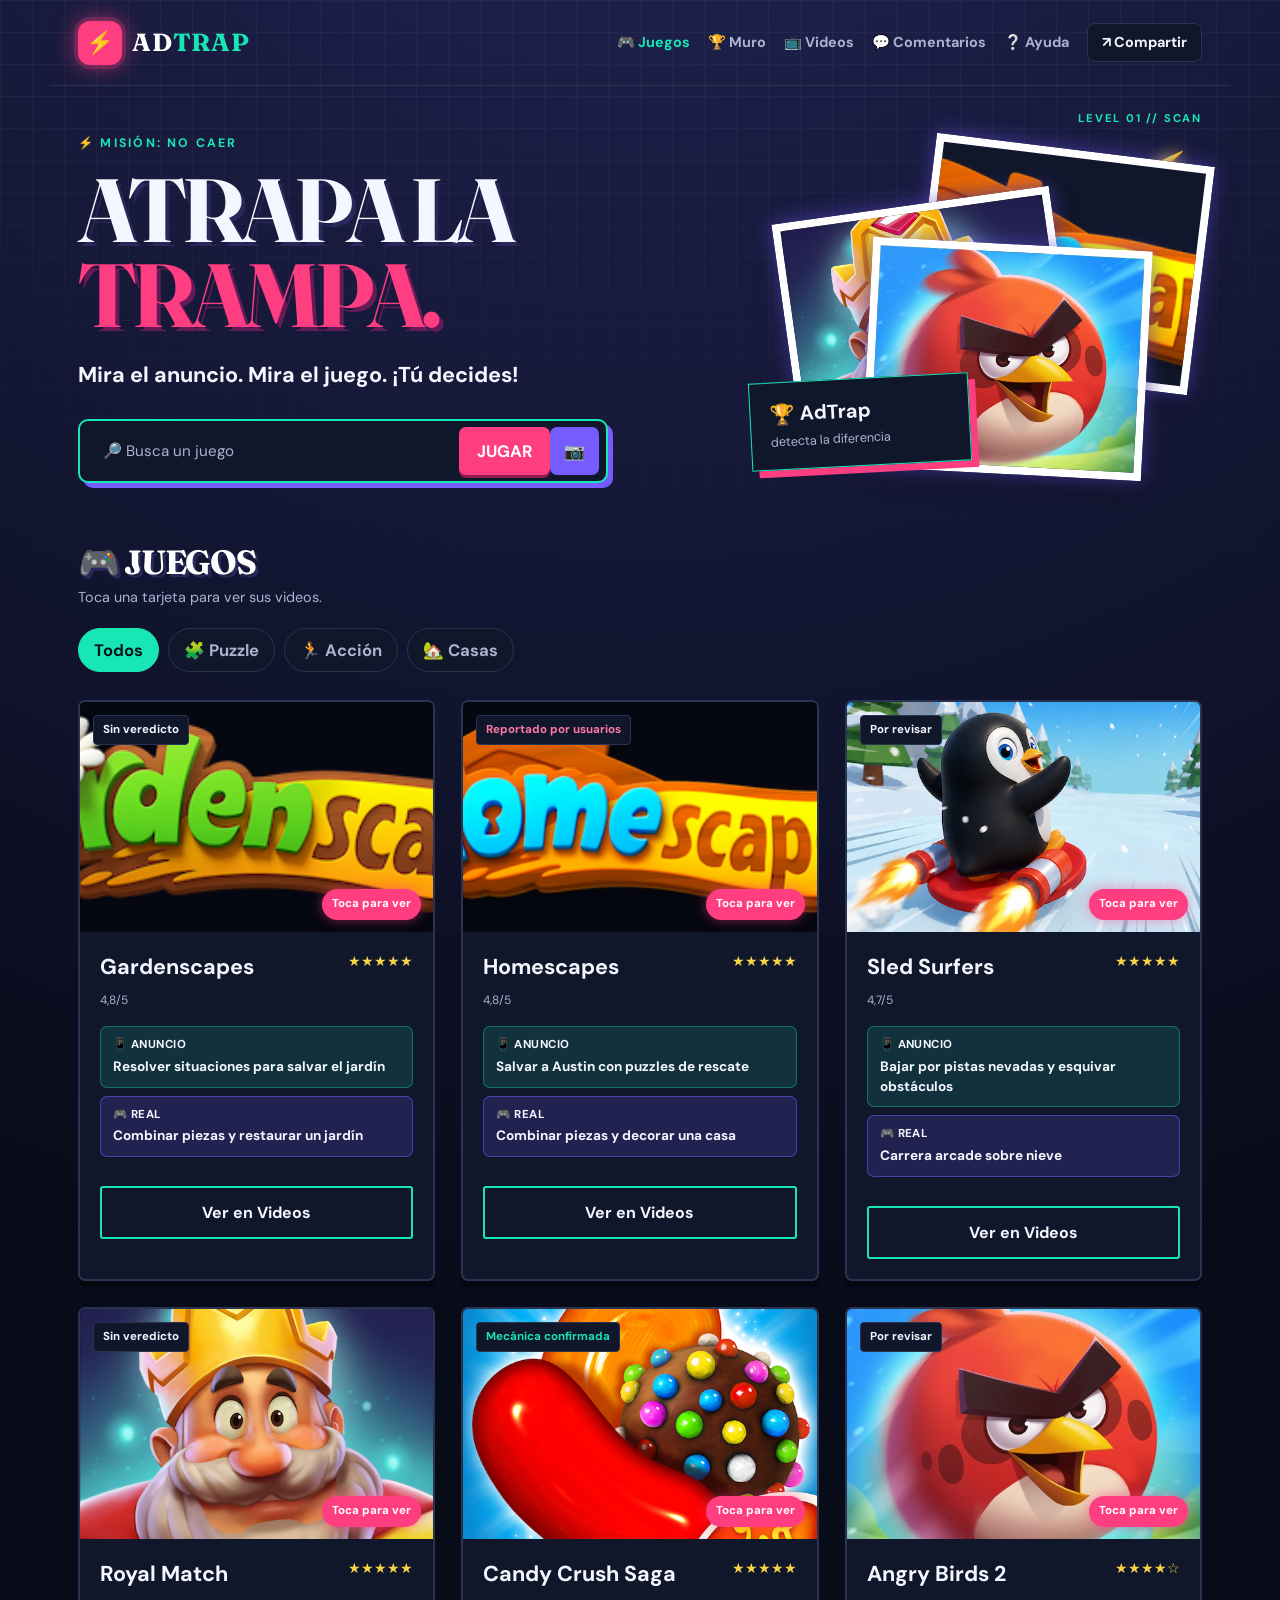
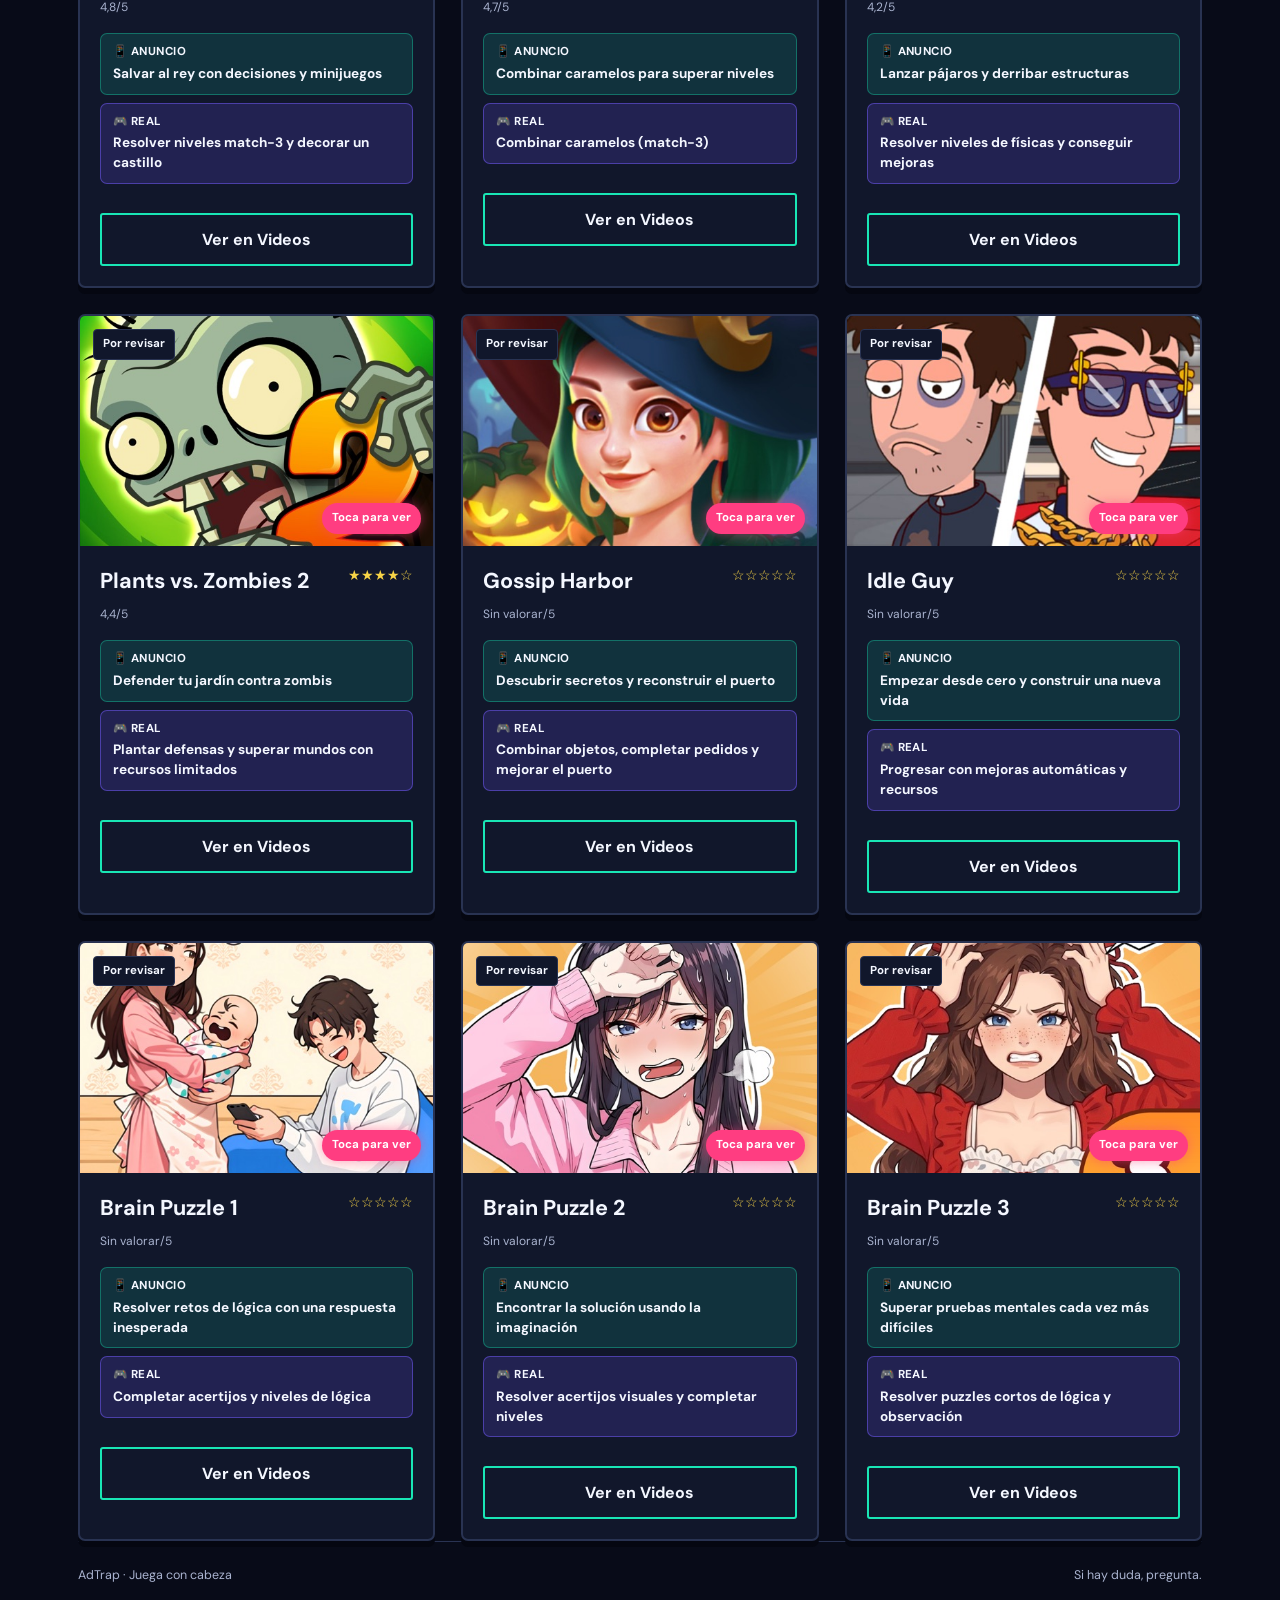
<file: index.html>
<!doctype html>
<html lang="es">
<head>
<meta charset="utf-8">
<meta name="viewport" content="width=device-width, initial-scale=1">
<meta name="description" content="AdTrap: descubre si el anuncio de un juego se parece al juego real.">
<title>AdTrap | Juegos</title>
<link rel="preconnect" href="https://fonts.googleapis.com">
<link rel="preconnect" href="https://fonts.gstatic.com" crossorigin>
<link href="https://fonts.googleapis.com/css2?family=DM+Sans:wght@400;500;700&family=Fraunces:opsz,wght@9..144,600;9..144,700&display=swap" rel="stylesheet">
<link rel="stylesheet" href="css/styles.css">
</head>
<body>
<header class="top wrap"><a class="logo" href="index.html"><span class="logo-mark">⚡</span><span>Ad<span>Trap</span></span></a><nav class="nav"><a href="index.html">🎮 Juegos</a><a href="wall.html">🏆 Muro</a><a href="videos.html">📺 Videos</a><a href="comments.html">💬 Comentarios</a><a href="help.html">❔ Ayuda</a><button class="share" id="share">↗ Compartir</button></nav></header>
<main class="wrap">
  <section class="hero"><div><div class="kicker">⚡ Misión: no caer</div><h1>Atrapa la <em>trampa.</em></h1><p class="hero-copy">Mira el anuncio. Mira el juego. ¡Tú decides!</p><form class="search" id="search-form"><input id="search" type="search" placeholder="🔎 Busca un juego" aria-label="Busca un juego"><button type="submit">JUGAR</button><label class="image-search-trigger" for="game-image-search" title="Buscar juego por imagen">📷<input id="game-image-search" type="file" accept="image/*"></label></form><div class="image-match" id="game-image-match"></div></div><div class="hero-art"><span class="scribble">⚡</span><div class="hero-collage"><img src="assets/homescapes.png" alt="Homescapes"><img src="assets/royal-match.jpg" alt="Royal Match"><img src="assets/angry-birds-2.jpg" alt="Angry Birds 2"></div><div class="note"><b>🏆 AdTrap</b><span>detecta la diferencia</span></div></div></section>
  <section id="juegos"><div class="section-head"><div><h2>🎮 Juegos</h2><p class="simple-guide">Toca una tarjeta para ver sus videos.</p></div></div><div class="chips" aria-label="Filtrar juegos"><button class="chip active" data-category="all">Todos</button><button class="chip" data-category="puzzle">🧩 Puzzle</button><button class="chip" data-category="supervivencia">🏃 Acción</button><button class="chip" data-category="ciudad">🏡 Casas</button></div><div class="grid" id="games"></div></section>
  <footer class="footer"><span>AdTrap · Juega con cabeza</span><span>Si hay duda, pregunta.</span></footer>
</main>
<div class="toast" id="toast" role="status"></div>
<script src="data/games.js"></script><script src="js/app.js"></script>
</body>
</html>
</file>
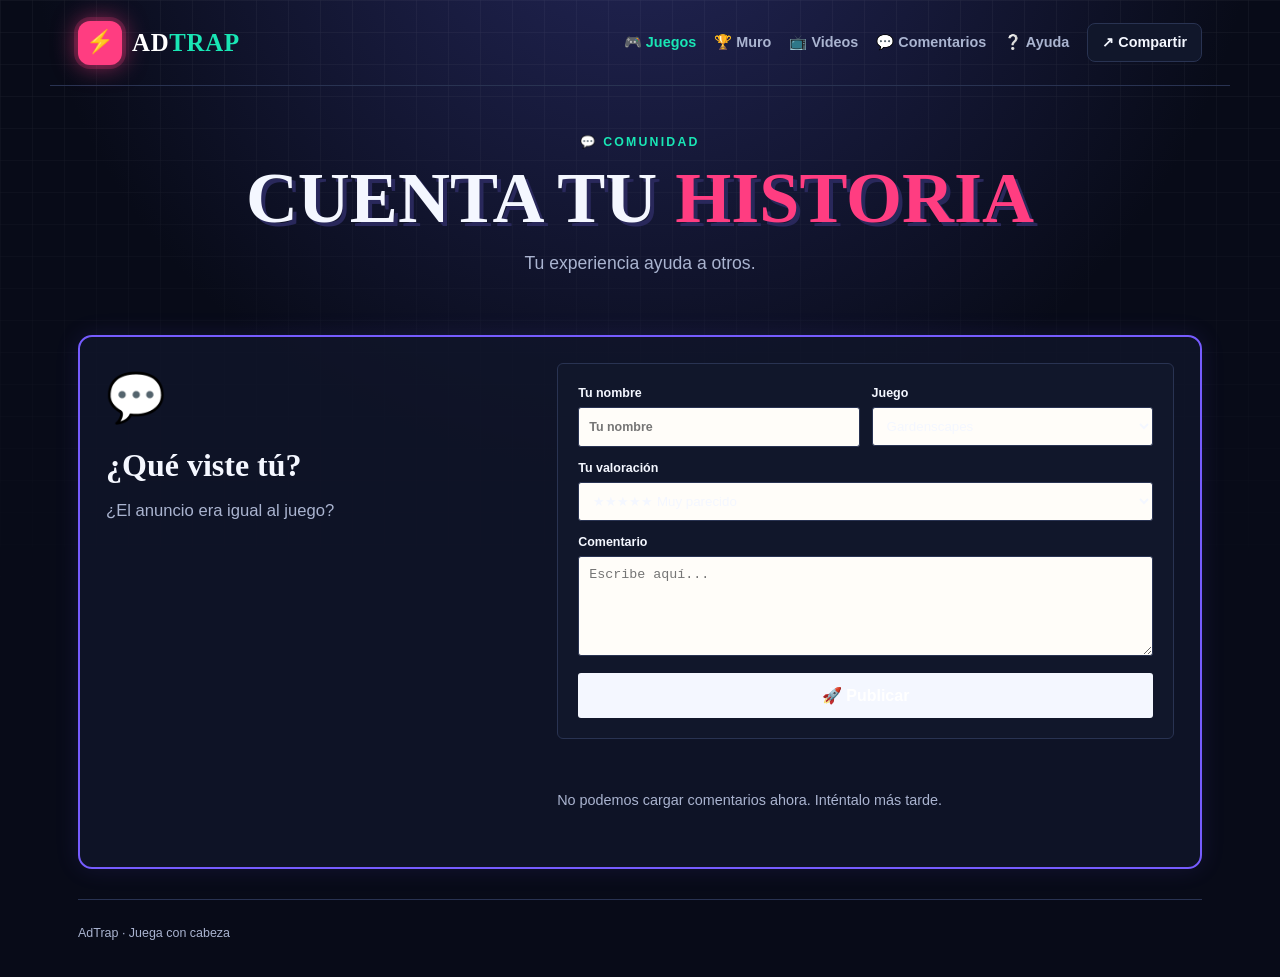
<file: comments.html>
<!doctype html><html lang="es"><head><meta charset="utf-8"><meta name="viewport" content="width=device-width, initial-scale=1"><title>AdTrap | Comentarios</title><link rel="stylesheet" href="css/styles.css"></head><body>
<header class="top wrap"><a class="logo" href="index.html"><span class="logo-mark">⚡</span><span>Ad<span>Trap</span></span></a><nav class="nav"><a href="index.html">🎮 Juegos</a><a href="wall.html">🏆 Muro</a><a href="videos.html">📺 Videos</a><a href="comments.html">💬 Comentarios</a><a href="help.html">❔ Ayuda</a><button class="share" id="share">↗ Compartir</button></nav></header><main class="wrap"><section class="panel-heading"><div class="kicker">💬 Comunidad</div><h2>CUENTA TU <em>HISTORIA</em></h2><p>Tu experiencia ayuda a otros.</p></section><section class="community" id="comunidad"><div class="community-layout"><div><div class="community-bubble">💬</div><h3>¿Qué viste tú?</h3><p class="community-intro">¿El anuncio era igual al juego?</p></div><div><form class="comment-form" id="comment-form"><div class="form-row"><label>Tu nombre<input id="comment-name" required maxlength="40" placeholder="Tu nombre"></label><label>Juego<select id="comment-game" required></select></label></div><label>Tu valoración<select id="comment-rating" required><option value="5">★★★★★ Muy parecido</option><option value="4">★★★★ Bastante parecido</option><option value="3">★★★ Más o menos</option><option value="2">★★ Poco parecido</option><option value="1">★ Nada parecido</option></select></label><label>Comentario<textarea id="comment-text" required maxlength="500" placeholder="Escribe aquí..."></textarea></label><button type="submit">🚀 Publicar</button></form><div class="comments-list" id="comments-list"></div></div></div></section><footer class="footer"><span>AdTrap · Juega con cabeza</span></footer></main><div class="toast" id="toast"></div><script src="data/games.js"></script><script src="js/app.js"></script></body></html>
</file>
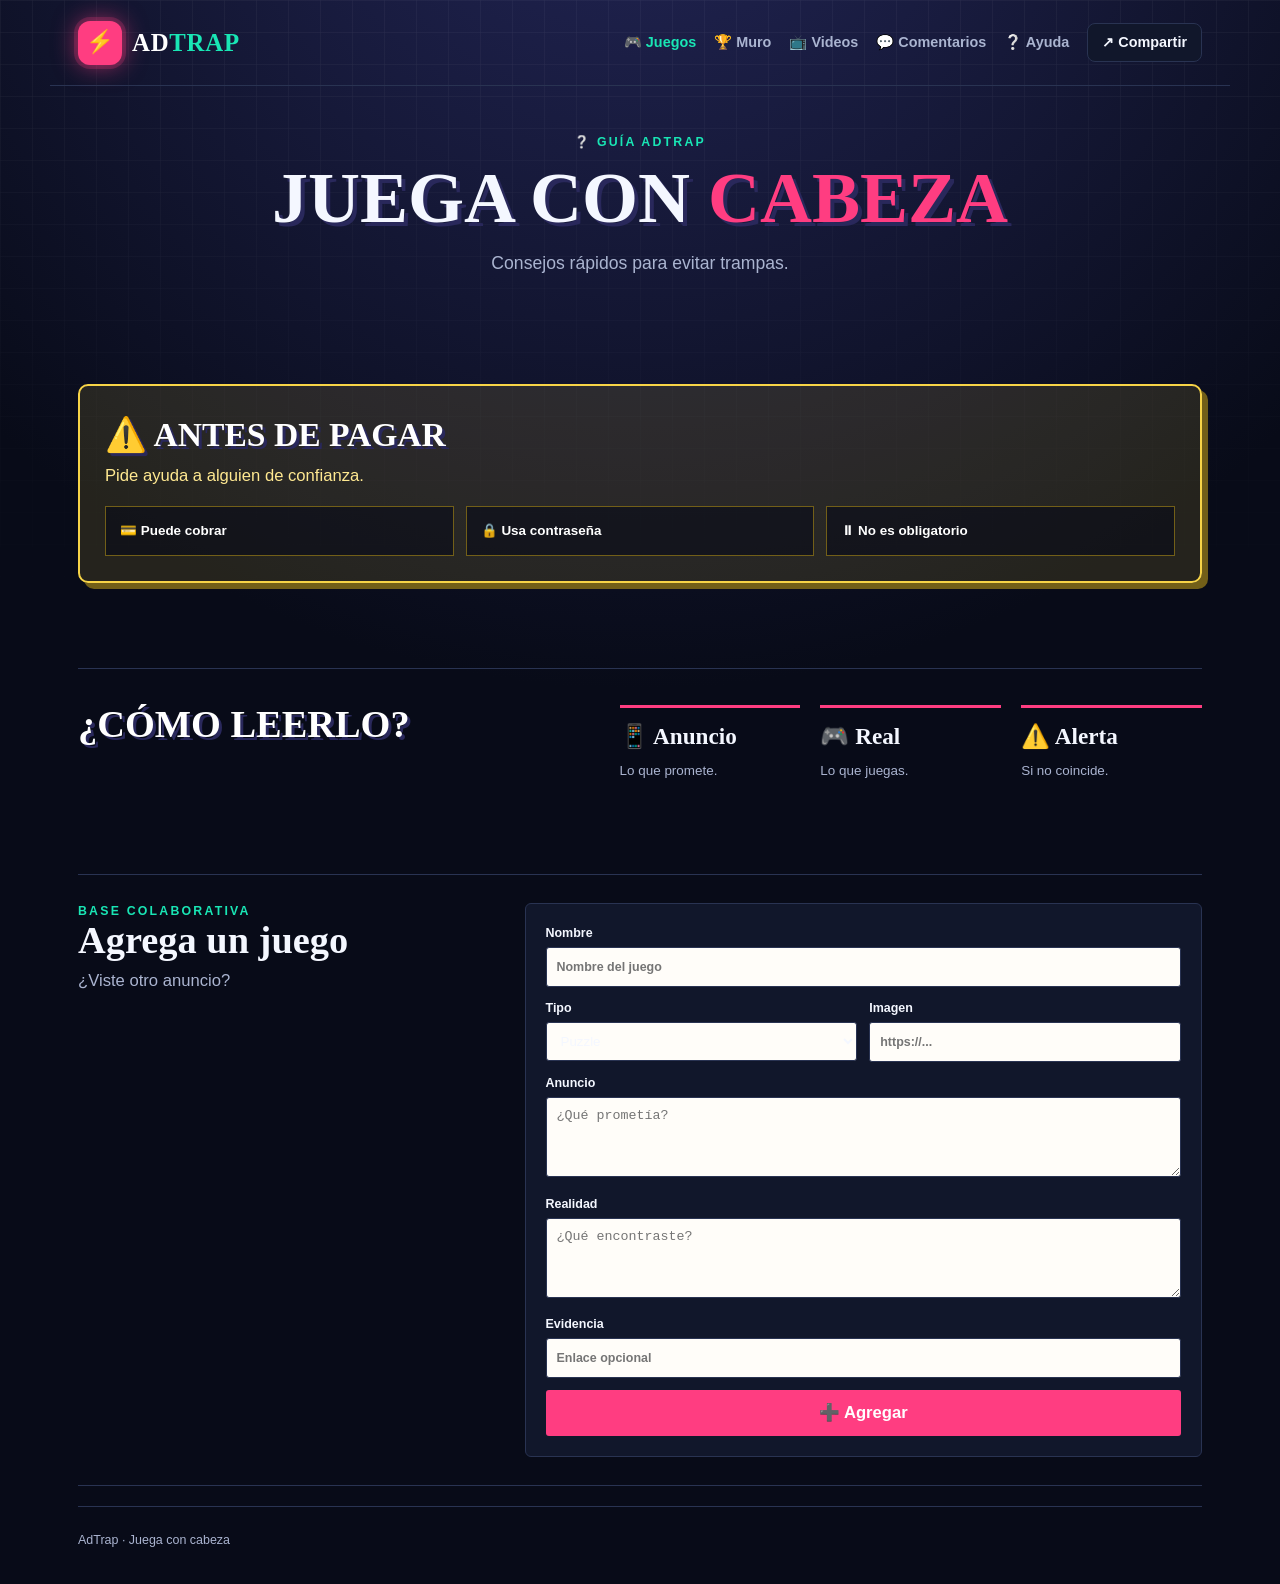
<file: help.html>
<!doctype html><html lang="es"><head><meta charset="utf-8"><meta name="viewport" content="width=device-width, initial-scale=1"><title>AdTrap | Ayuda</title><link rel="stylesheet" href="css/styles.css"></head><body>
<header class="top wrap"><a class="logo" href="index.html"><span class="logo-mark">⚡</span><span>Ad<span>Trap</span></span></a><nav class="nav"><a href="index.html">🎮 Juegos</a><a href="wall.html">🏆 Muro</a><a href="videos.html">📺 Videos</a><a href="comments.html">💬 Comentarios</a><a href="help.html">❔ Ayuda</a><button class="share" id="share">↗ Compartir</button></nav></header><main class="wrap"><section class="panel-heading"><div class="kicker">❔ Guía AdTrap</div><h2>JUEGA CON <em>CABEZA</em></h2><p>Consejos rápidos para evitar trampas.</p></section><section class="money-section"><h2>⚠️ Antes de pagar</h2><p>Pide ayuda a alguien de confianza.</p><div class="money-list"><div class="money-item">💳 Puede cobrar</div><div class="money-item">🔒 Usa contraseña</div><div class="money-item">⏸ No es obligatorio</div></div></section><section class="how"><h2>¿Cómo leerlo?</h2><div class="steps"><div class="step"><b>📱 Anuncio</b><p>Lo que promete.</p></div><div class="step"><b>🎮 Real</b><p>Lo que juegas.</p></div><div class="step"><b>⚠️ Alerta</b><p>Si no coincide.</p></div></div></section><section class="contribute"><div class="contribute-layout"><div><div class="kicker">Base colaborativa</div><h2>Agrega un juego</h2><p class="contribute-copy">¿Viste otro anuncio?</p></div><form class="contribute-form" id="contribute-form"><label>Nombre<input id="new-game-name" required maxlength="80" placeholder="Nombre del juego"></label><div class="form-row"><label>Tipo<select id="new-game-category"><option value="puzzle">Puzzle</option><option value="supervivencia">Acción</option><option value="ciudad">Casas</option></select></label><label>Imagen<input id="new-game-image" type="url" placeholder="https://..."></label></div><label>Anuncio<textarea id="new-game-promised" required maxlength="240" placeholder="¿Qué prometía?"></textarea></label><label>Realidad<textarea id="new-game-real" required maxlength="240" placeholder="¿Qué encontraste?"></textarea></label><label>Evidencia<input id="new-game-source" type="url" placeholder="Enlace opcional"></label><button type="submit">➕ Agregar</button></form></div></section><footer class="footer"><span>AdTrap · Juega con cabeza</span></footer></main><div class="toast" id="toast"></div><script src="data/games.js"></script><script src="js/app.js"></script></body></html>
</file>
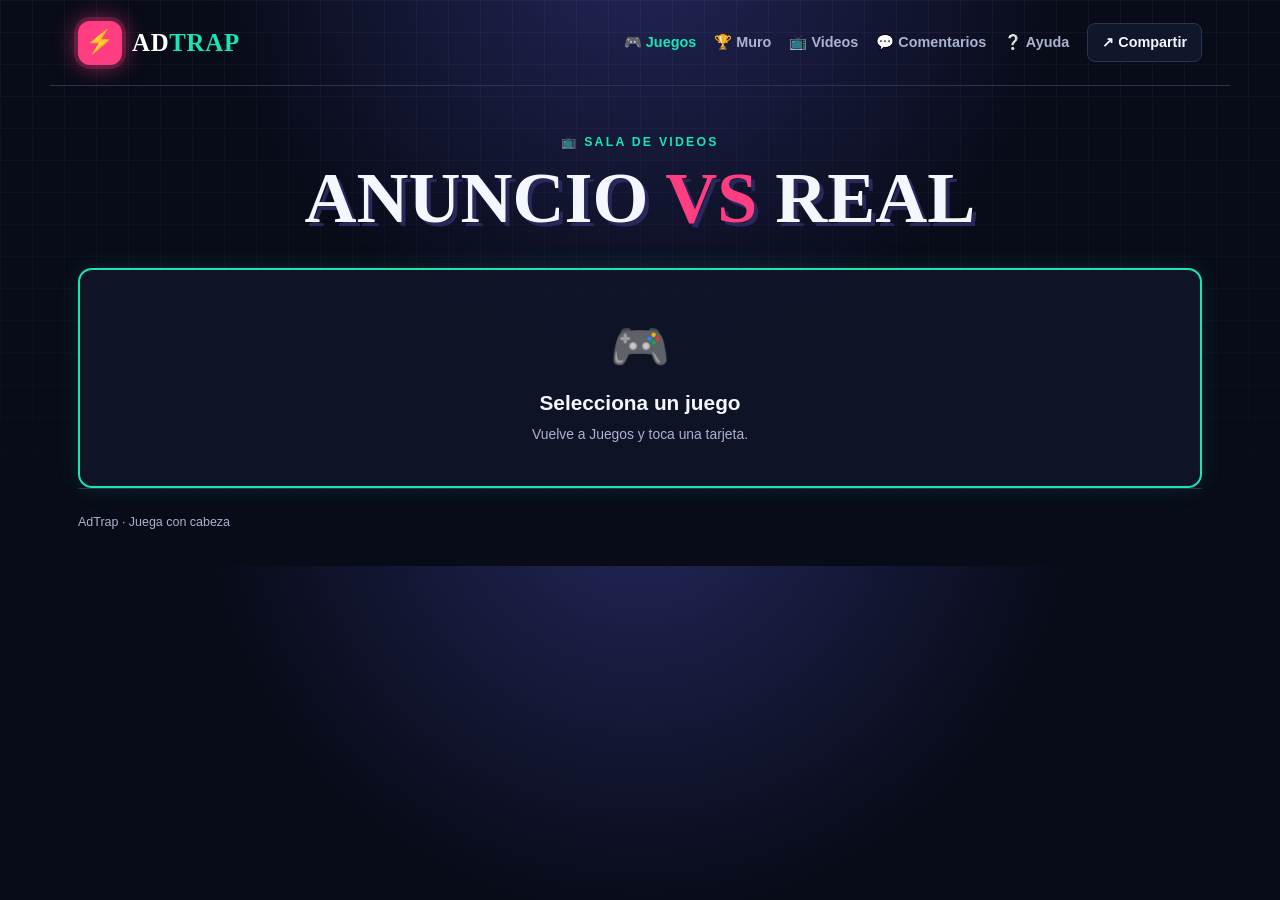
<file: videos.html>
<!doctype html><html lang="es"><head><meta charset="utf-8"><meta name="viewport" content="width=device-width, initial-scale=1"><title>AdTrap | Videos</title><link rel="stylesheet" href="css/styles.css"></head><body>
<header class="top wrap"><a class="logo" href="index.html"><span class="logo-mark">⚡</span><span>Ad<span>Trap</span></span></a><nav class="nav"><a href="index.html">🎮 Juegos</a><a href="wall.html">🏆 Muro</a><a href="videos.html">📺 Videos</a><a href="comments.html">💬 Comentarios</a><a href="help.html">❔ Ayuda</a><button class="share" id="share">↗ Compartir</button></nav></header><main class="wrap"><section class="panel-heading"><div class="kicker">📺 Sala de videos</div><h2>ANUNCIO <em>VS</em> REAL</h2></section><div class="video-gallery empty-gallery" id="video-gallery"><span>🎮</span><b>Selecciona un juego</b><small>Vuelve a Juegos y toca una tarjeta.</small></div><footer class="footer"><span>AdTrap · Juega con cabeza</span></footer></main><div class="toast" id="toast"></div><script src="data/games.js"></script><script src="js/app.js"></script></body></html>
</file>
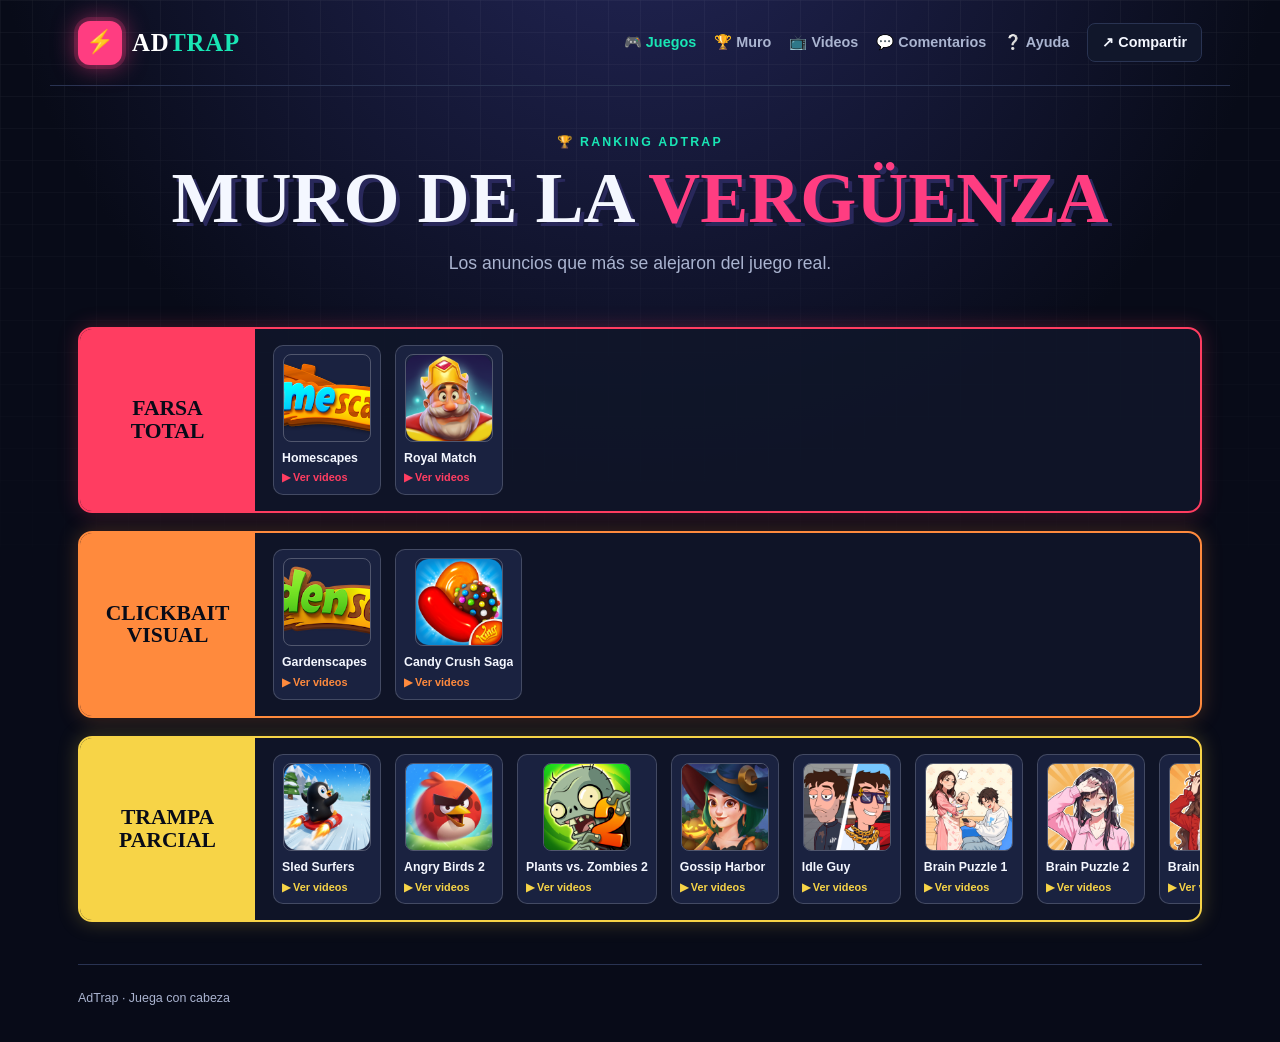
<file: wall.html>
<!doctype html><html lang="es"><head><meta charset="utf-8"><meta name="viewport" content="width=device-width, initial-scale=1"><title>AdTrap | Muro</title><link rel="stylesheet" href="css/styles.css"></head><body>
<header class="top wrap"><a class="logo" href="index.html"><span class="logo-mark">⚡</span><span>Ad<span>Trap</span></span></a><nav class="nav"><a href="index.html">🎮 Juegos</a><a href="wall.html">🏆 Muro</a><a href="videos.html">📺 Videos</a><a href="comments.html">💬 Comentarios</a><a href="help.html">❔ Ayuda</a><button class="share" id="share">↗ Compartir</button></nav></header><main class="wrap"><section class="panel-heading"><div class="kicker">🏆 Ranking AdTrap</div><h2>MURO DE LA <em>VERGÜENZA</em></h2><p>Los anuncios que más se alejaron del juego real.</p></section><div class="tier-list"><article class="tier-row tier-total"><h3>Farsa Total</h3><div class="tier-games" id="tier-total"></div></article><article class="tier-row tier-clickbait"><h3>Clickbait Visual</h3><div class="tier-games" id="tier-clickbait"></div></article><article class="tier-row tier-partial"><h3>Trampa Parcial</h3><div class="tier-games" id="tier-partial"></div></article></div><footer class="footer"><span>AdTrap · Juega con cabeza</span></footer></main><div class="toast" id="toast"></div><script src="data/games.js"></script><script src="js/app.js"></script></body></html>
</file>
<file: css/styles.css>
:root{--ink:#242322;--muted:#716d68;--cream:#f8f4ed;--card:#fffdf9;--line:#e6ded2;--coral:#ee6d53;--coral-dark:#b84a37;--yellow:#f4c84e;--mint:#d9eee1;--lavender:#e4e3f5;box-sizing:border-box;font-family:"DM Sans",sans-serif}*{box-sizing:inherit}body{margin:0;background:var(--cream);color:var(--ink);line-height:1.45}button,input{font:inherit}button{cursor:pointer}.wrap{max-width:1180px;margin:auto;padding:0 28px}.top{height:76px;display:flex;align-items:center;justify-content:space-between;border-bottom:1px solid var(--line)}.logo{display:flex;align-items:center;gap:10px;font-weight:700}.logo-mark{width:31px;height:31px;border-radius:10px 10px 10px 2px;background:var(--coral);color:#fff;display:grid;place-items:center;font-weight:700}.nav{display:flex;gap:25px;align-items:center;color:var(--muted);font-size:.9rem}.nav a{color:inherit;text-decoration:none}.nav a:first-child{color:var(--ink);font-weight:700}.share{border:1px solid var(--ink);background:transparent;border-radius:30px;padding:8px 14px;color:var(--ink)}.hero{padding:67px 0 54px;display:grid;grid-template-columns:1.15fr .85fr;gap:60px;align-items:center}.kicker{color:var(--coral-dark);font-size:.77rem;font-weight:700;letter-spacing:.11em;text-transform:uppercase}.hero h1{font-family:Fraunces,serif;font-size:clamp(3rem,6vw,5.8rem);line-height:.95;letter-spacing:-.055em;max-width:700px;margin:14px 0 23px}.hero h1 em{font-style:normal;color:var(--coral)}.hero-copy{font-size:1.08rem;color:var(--muted);max-width:500px;margin:0 0 28px}.search{background:var(--card);border:1px solid var(--ink);display:flex;align-items:center;max-width:530px;padding:6px 7px 6px 17px;border-radius:5px;box-shadow:5px 5px 0 var(--yellow)}.search input{border:0;background:transparent;outline:0;min-width:0;flex:1;padding:11px 6px;font-size:.95rem}.search button{border:0;background:var(--ink);color:#fff;padding:12px 18px;border-radius:3px;font-weight:700}.hero-art{position:relative;min-height:350px}.hero-photo{width:75%;height:310px;object-fit:cover;border-radius:4px 70px 4px 70px;display:block;margin-left:auto;filter:saturate(.86)}.note{position:absolute;left:0;bottom:18px;width:220px;background:var(--card);padding:17px 19px;border:1px solid var(--line);box-shadow:8px 8px 0 var(--yellow);transform:rotate(-3deg)}.note b{font-size:1.25rem;display:block}.note span{font-size:.8rem;color:var(--muted)}.scribble{position:absolute;right:3%;top:8px;color:var(--coral);font-size:2.2rem;transform:rotate(15deg)}.section-head{display:flex;align-items:end;justify-content:space-between;margin-bottom:20px}.section-head h2{font-family:Fraunces,serif;font-size:2.1rem;letter-spacing:-.04em;margin:0}.section-head p{margin:0;color:var(--muted);font-size:.9rem}.chips{display:flex;gap:9px;flex-wrap:wrap;margin-bottom:28px}.chip{background:transparent;border:1px solid var(--line);color:var(--muted);border-radius:30px;padding:9px 15px}.chip.active,.chip:hover{background:var(--ink);border-color:var(--ink);color:#fff}.grid{display:grid;grid-template-columns:repeat(3,1fr);gap:20px}.game-card{background:var(--card);border:1px solid var(--line);border-radius:7px;overflow:hidden;transition:transform .2s,box-shadow .2s}.game-card:hover{transform:translateY(-4px);box-shadow:0 12px 24px rgba(76,57,35,.1)}.game-image{height:190px;position:relative;overflow:hidden}.game-image img{width:100%;height:100%;object-fit:cover;display:block}.status{position:absolute;top:13px;left:13px;background:var(--card);padding:6px 9px;font-size:.72rem;font-weight:700;border-radius:4px}.status.red{color:var(--coral-dark)}.status.green{color:#367356}.card-body{padding:18px}.card-title{display:flex;justify-content:space-between;gap:12px}.card-title h3{font-size:1.1rem;margin:0 0 3px}.stars{color:#d99f13;white-space:nowrap;font-size:.85rem}.rating{font-size:.75rem;color:var(--muted)}.promise{display:flex;gap:10px;padding:13px 0;margin:14px 0;border-top:1px solid var(--line);border-bottom:1px solid var(--line);font-size:.82rem}.promise strong{font-weight:500;color:var(--muted)}.promise span{font-weight:700}.review{font-size:.84rem;margin:0 0 15px}.review:before{content:"“";font-family:Fraunces,serif;color:var(--coral);font-size:1.5rem;vertical-align:-5px;margin-right:3px}.review-by{color:var(--muted);font-size:.72rem}.details{width:100%;border:1px solid var(--ink);background:transparent;padding:10px;border-radius:3px;margin-top:13px;font-weight:700}.details:hover{background:var(--ink);color:#fff}.empty{grid-column:1/-1;padding:38px;text-align:center;color:var(--muted);background:var(--card);border:1px dashed var(--line)}.how{display:grid;grid-template-columns:.9fr 1.1fr;gap:65px;margin:85px 0 65px;padding-top:36px;border-top:1px solid var(--line)}.how h2{font-family:Fraunces,serif;font-size:2.4rem;line-height:1;margin:0}.steps{display:grid;grid-template-columns:repeat(3,1fr);gap:20px}.step{border-top:3px solid var(--yellow);padding-top:12px}.step b{font-family:Fraunces,serif;font-size:1.45rem}.step p{color:var(--muted);font-size:.84rem;margin:8px 0}.footer{border-top:1px solid var(--line);padding:24px 0 35px;color:var(--muted);font-size:.78rem;display:flex;justify-content:space-between;gap:20px}.overlay{display:none;position:fixed;inset:0;background:rgba(36,35,34,.44);z-index:3;padding:20px;place-items:center}.overlay.open{display:grid}.modal{background:var(--card);max-width:520px;width:100%;padding:25px;border-radius:6px;box-shadow:12px 12px 0 var(--yellow)}.modal h2{font-family:Fraunces,serif;font-size:2rem;margin:0 0 12px}.modal p{color:var(--muted);font-size:.9rem}.close{float:right;border:0;background:transparent;font-size:1.5rem}.toast{position:fixed;right:22px;bottom:22px;background:var(--ink);color:#fff;padding:13px 17px;border-radius:4px;display:none;font-size:.84rem}.toast.show{display:block}@media(max-width:850px){.hero{grid-template-columns:1fr;gap:28px;padding-top:45px}.hero-art{min-height:260px}.hero-photo{height:240px;width:82%}.grid{grid-template-columns:repeat(2,1fr)}.how{grid-template-columns:1fr;gap:28px;margin-top:60px}}@media(max-width:600px){.wrap{padding:0 18px}.top{height:66px}.nav a{display:none}.share{padding:7px 11px}.hero h1{font-size:3.2rem}.hero-photo{width:88%;height:210px}.note{width:190px;padding:13px}.grid{grid-template-columns:1fr}.section-head{display:block}.section-head p{margin-top:7px}.steps{grid-template-columns:1fr}.footer{display:block}.footer span{display:block;margin-top:7px}}
.video-grid{display:grid;grid-template-columns:1fr 1fr;gap:10px;margin:15px 0}.video-link{display:block;position:relative;aspect-ratio:16/10;overflow:hidden;background:var(--ink);border-radius:4px;text-decoration:none;color:#fff}.video-link iframe,.video-link video{width:100%;height:100%;display:block;border:0;object-fit:contain;background:#080b18}.video-missing{height:100%;display:grid;place-items:center;text-align:center;padding:20px;color:#fff;font-size:.8rem}.video-label{position:absolute;top:9px;left:9px;background:var(--card);color:var(--ink);padding:5px 7px;font-size:.68rem;font-weight:700;z-index:1}.play{position:absolute;inset:0;display:grid;place-items:center;font-size:2rem}.purchase-warning{display:flex;align-items:center;gap:14px;background:#fff0cc;border:2px solid #e8b52e;padding:16px 18px;margin-top:12px;border-radius:5px}.purchase-icon{font-size:1.7rem}.purchase-warning b{display:block;font-size:.9rem}.purchase-warning span{display:block;color:#725a19;font-size:.78rem;margin-top:2px}.money-section{margin:65px 0 20px;background:#fff0cc;border:2px solid #e8b52e;padding:25px}.money-section h2{font-family:Fraunces,serif;font-size:2.1rem;margin:0 0 5px}.money-section p{color:#725a19;margin:0}.money-list{display:grid;grid-template-columns:repeat(3,1fr);gap:12px;margin-top:18px}.money-item{background:#fffaf0;padding:14px;border:1px solid #e8b52e;font-weight:700;font-size:.84rem}.simple-guide{font-size:1.08rem;color:var(--ink);max-width:700px}@media(max-width:700px){.video-grid{grid-template-columns:1fr}.money-list{grid-template-columns:1fr}}
.overlay{overflow-y:auto}
.modal{max-width:920px;max-height:calc(100vh - 40px);overflow-y:auto;padding:30px}
.modal h2{font-size:2.35rem;margin-bottom:14px}
.modal .video-grid{gap:14px;margin:18px 0}
.modal .video-link{aspect-ratio:16/9}
@media(max-width:600px){.overlay{padding:10px}.modal{max-height:calc(100vh - 20px);padding:22px 18px}.modal h2{font-size:2rem}.modal .video-grid{grid-template-columns:1fr;gap:12px}}
.community{margin:85px 0 20px;padding-top:36px;border-top:1px solid var(--line)}.community-layout{display:grid;grid-template-columns:.8fr 1.2fr;gap:40px;align-items:start}.community h2{font-family:Fraunces,serif;font-size:2.4rem;line-height:1;margin:0 0 10px}.community-intro{color:var(--muted);margin:0}.comment-form{display:grid;gap:12px;background:var(--card);border:1px solid var(--line);padding:20px;border-radius:6px}.form-row{display:grid;grid-template-columns:1fr 1fr;gap:12px}.comment-form label{font-size:.78rem;font-weight:700}.comment-form input,.comment-form select,.comment-form textarea{width:100%;margin-top:5px;border:1px solid var(--line);background:#fffdf9;padding:10px;border-radius:3px;color:var(--ink)}.comment-form textarea{min-height:100px;resize:vertical}.comment-form button{border:0;background:var(--ink);color:#fff;padding:11px 16px;border-radius:3px;font-weight:700}.comment-form button:hover{background:var(--coral-dark)}.comments-list{display:grid;gap:12px;margin-top:20px}.comment{background:var(--card);border-left:3px solid var(--yellow);padding:15px 17px}.comment-head{display:flex;justify-content:space-between;gap:12px;font-size:.8rem}.comment-head strong{font-size:.9rem}.comment-date{color:var(--muted)}.comment-stars{color:#d99f13;margin:5px 0}.comment p{margin:0;font-size:.88rem}.comments-empty{color:var(--muted);font-size:.9rem;padding:16px 0}@media(max-width:700px){.community-layout{grid-template-columns:1fr;gap:24px}.form-row{grid-template-columns:1fr}}
.game-card{cursor:pointer}.game-card:focus-visible{outline:3px solid var(--coral);outline-offset:3px}
.image-search{display:grid;gap:10px}.image-search input{padding:8px 0}.image-preview{display:none;max-width:180px;max-height:120px;object-fit:cover;border:1px solid var(--line);border-radius:3px}.image-preview.visible{display:block}.image-match{display:none;background:var(--mint);padding:10px 12px;border-radius:3px;font-size:.85rem}.image-match.visible{display:block}.image-match strong{display:block}.image-search-note{color:var(--muted);font-size:.76rem;margin:0}
.image-search-trigger{border:0;background:var(--coral);color:#fff;padding:12px 14px;border-radius:3px;font-weight:700;white-space:nowrap}.image-search-trigger input{display:none}.search .image-search-trigger{cursor:pointer}
.contribute{margin:85px 0 20px;padding:28px 0;border-top:1px solid var(--line);border-bottom:1px solid var(--line)}.contribute-layout{display:grid;grid-template-columns:.75fr 1.25fr;gap:40px;align-items:start}.contribute h2{font-family:Fraunces,serif;font-size:2.4rem;line-height:1;margin:0 0 10px}.contribute-copy{color:var(--muted);margin:0}.contribute-form{display:grid;gap:12px;background:var(--card);border:1px solid var(--line);padding:20px;border-radius:6px}.contribute-form label{font-size:.78rem;font-weight:700}.contribute-form input,.contribute-form select,.contribute-form textarea{width:100%;margin-top:5px;border:1px solid var(--line);background:#fffdf9;padding:10px;border-radius:3px;color:var(--ink)}.contribute-form textarea{min-height:80px;resize:vertical}.contribute-form button{border:0;background:var(--coral);color:#fff;padding:11px 16px;border-radius:3px;font-weight:700}.contribute-form button:hover{background:var(--coral-dark)}.contribute-note{color:var(--muted);font-size:.76rem;margin:0}.user-game .status{color:var(--coral-dark)}.game-image-placeholder{width:100%;height:100%;display:grid;place-items:center;background:var(--mint);font-family:Fraunces,serif;font-size:3rem;color:var(--ink)}@media(max-width:700px){.contribute-layout{grid-template-columns:1fr;gap:24px}}

/* La interfaz prioriza imágenes grandes y acciones fáciles de tocar. */
body{font-size:1.04rem}
.top{height:82px}
.logo{font-size:1.15rem}
.logo-mark{width:42px;height:42px;font-size:1.35rem;animation:pulse-mark 2.4s ease-in-out infinite}
.nav a{font-weight:700}
.hero{padding:48px 0 54px}
.hero h1{font-size:clamp(3.2rem,7vw,6.6rem)}
.hero-copy{font-size:1.35rem;font-weight:700}
.hero-collage{height:340px;position:relative}
.hero-collage img{position:absolute;width:62%;height:230px;object-fit:cover;border:8px solid var(--card);box-shadow:0 10px 24px rgba(36,35,34,.18);transition:transform .35s ease}
.hero-collage img:nth-child(1){right:0;top:15px;transform:rotate(7deg)}
.hero-collage img:nth-child(2){left:8%;top:70px;transform:rotate(-8deg)}
.hero-collage img:nth-child(3){right:12%;bottom:0;transform:rotate(3deg)}
.hero-collage:hover img:nth-child(1){transform:rotate(11deg) translateY(-10px)}
.hero-collage:hover img:nth-child(2){transform:rotate(-12deg) translateY(8px)}
.hero-collage:hover img:nth-child(3){transform:rotate(7deg) translateY(-8px)}
.note{font-size:1rem}
.grid{gap:26px}
.game-card{border:2px solid var(--line);box-shadow:0 5px 0 var(--line);transition:transform .25s ease,box-shadow .25s ease}
.game-card:hover,.game-card:focus{transform:translateY(-8px) rotate(-1deg);box-shadow:0 13px 0 var(--yellow)}
.game-image{height:230px}
.game-image img{transition:transform .35s ease}
.game-card:hover .game-image img{transform:scale(1.08)}
.tap-hint{position:absolute;right:12px;bottom:12px;background:var(--ink);color:#fff;padding:7px 10px;border-radius:20px;font-size:.72rem;font-weight:700}
.card-body{padding:20px}
.card-title h3{font-size:1.35rem}
.compare-mini{display:grid;gap:8px;margin:16px 0}
.compare-mini div{padding:10px 12px;border-radius:7px;background:var(--mint);font-size:.85rem}
.compare-mini div:last-child{background:var(--lavender)}
.compare-mini b,.compare-mini span{display:block}
.compare-mini b{font-size:.72rem;letter-spacing:.04em}
.compare-mini span{margin-top:3px;font-weight:700}
.details{font-size:1rem;padding:13px;border-width:2px}
.video-link{box-shadow:0 4px 0 rgba(0,0,0,.2)}
.video-label{font-size:.8rem;padding:8px 10px}
.video-unverified{background:var(--lavender)}
.video-missing{color:var(--ink);font-weight:700}
.video-missing small{font-weight:400}
.modal h2{font-size:2.7rem}
.money-section{border-radius:10px;box-shadow:6px 6px 0 #e8b52e}
@keyframes pulse-mark{0%,100%{transform:scale(1)}50%{transform:scale(1.1) rotate(-5deg)}}
@media(max-width:600px){.top{height:70px}.nav a{display:none}.hero{padding-top:30px}.hero h1{font-size:3.45rem}.hero-collage{height:270px}.hero-collage img{height:180px}.hero-art{min-height:280px}.game-image{height:250px}.card-body{padding:18px}}
@media(prefers-reduced-motion:reduce){*,*::before,*::after{animation-duration:.01ms!important;animation-iteration-count:1!important;scroll-behavior:auto!important;transition-duration:.01ms!important}}

/* AdTrap: estética arcade con contraste alto y señales fáciles de reconocer. */
:root{--ink:#f4f7ff;--muted:#aab4d0;--cream:#080b18;--card:#11172b;--line:#293352;--coral:#ff3d81;--coral-dark:#ff78a8;--yellow:#f7d447;--mint:#19e6b5;--lavender:#765cff;box-sizing:border-box}
body{background:radial-gradient(circle at 50% -15%,#24275a 0,#080b18 48%);color:var(--ink);font-family:"DM Sans",sans-serif}
body:before{content:"";position:fixed;inset:0;pointer-events:none;opacity:.08;background-image:linear-gradient(rgba(255,255,255,.5) 1px,transparent 1px),linear-gradient(90deg,rgba(255,255,255,.5) 1px,transparent 1px);background-size:32px 32px;mask-image:linear-gradient(to bottom,#000,transparent 75%);z-index:-1}
.top{border-bottom:1px solid var(--line);height:86px}
.logo{font-family:Fraunces,serif;font-size:1.55rem;letter-spacing:.03em;color:#fff;text-decoration:none;text-transform:uppercase}
.logo>span:last-child>span{color:var(--mint)}
.logo-mark{width:44px;height:44px;border-radius:12px;background:var(--coral);box-shadow:0 0 0 4px rgba(255,61,129,.2),0 0 24px rgba(255,61,129,.65);font-size:1.4rem}
.nav{color:var(--muted);gap:18px}.nav a:first-child{color:var(--mint)}.nav a{font-weight:700}
.share,.search,.game-card,.modal,.comment-form,.contribute-form{background:var(--card);border-color:var(--line)}
.share{color:var(--ink);border-radius:8px;font-weight:700}.share:hover{background:var(--lavender);color:#fff}
.hero{position:relative}.hero:before{content:"LEVEL 01  //  SCAN";position:absolute;top:24px;right:0;color:var(--mint);font-size:.7rem;font-weight:700;letter-spacing:.16em}
.kicker{color:var(--mint);letter-spacing:.18em}.hero h1{font-family:Fraunces,serif;text-transform:uppercase;text-shadow:4px 4px 0 #29285b}.hero h1 em{color:var(--coral);text-shadow:4px 4px 0 #651b57}
.hero-copy{color:var(--ink)}.search{border:2px solid var(--mint);box-shadow:5px 5px 0 var(--lavender);border-radius:10px}.search input{color:var(--ink)}.search input::placeholder{color:var(--muted)}.search button{background:var(--coral);font-weight:700;border-radius:7px;box-shadow:0 3px 0 #8e1e4d}.image-search-trigger{background:var(--lavender);border-radius:7px}
.hero-collage img{background:var(--card);border-color:#fff;box-shadow:0 0 20px rgba(118,92,255,.5),0 10px 24px rgba(0,0,0,.4)}
.note{background:var(--card);border-color:var(--mint);box-shadow:7px 7px 0 var(--coral);color:var(--ink)}
.scribble{color:var(--yellow);text-shadow:0 0 15px var(--yellow);animation:float-badge 1.8s ease-in-out infinite}
.section-head h2,.how h2,.money-section h2{font-family:Fraunces,serif;text-transform:uppercase;color:#fff;text-shadow:3px 3px 0 #29285b}
.simple-guide{color:var(--muted)}.chips{margin-top:16px}.chip{color:var(--muted);border-color:var(--line);font-weight:700;background:var(--card)}.chip.active,.chip:hover{background:var(--mint);color:#07141a;border-color:var(--mint)}
.game-card{border:2px solid var(--line);box-shadow:0 6px 0 #050711}.game-card:hover,.game-card:focus{border-color:var(--mint);box-shadow:0 10px 0 var(--lavender),0 0 25px rgba(25,230,181,.25)}
.game-image{background:#050711}.status{background:var(--card);border:1px solid var(--line)}.status.red{color:#ff78a8}.status.green{color:var(--mint)}.tap-hint{background:var(--coral);box-shadow:0 0 12px rgba(255,61,129,.5)}
.rating{color:var(--muted)}.stars{color:var(--yellow)}.compare-mini div{background:rgba(25,230,181,.13);border:1px solid rgba(25,230,181,.35)}.compare-mini div:last-child{background:rgba(118,92,255,.18);border-color:rgba(118,92,255,.5)}
.details{color:var(--ink);border-color:var(--mint);background:transparent}.details:hover{background:var(--mint);color:#07141a}
.money-section{background:rgba(247,212,71,.12);border-color:var(--yellow);box-shadow:6px 6px 0 #725f18}.money-section p{color:#ffe991}.money-item{background:rgba(8,11,24,.6);border-color:#725f18;color:#fff}.step{border-top-color:var(--coral)}.step p,.footer,.review-by{color:var(--muted)}
.modal{box-shadow:12px 12px 0 var(--lavender);border:2px solid var(--mint)}.close{color:var(--ink)}.video-link{border:2px solid var(--line)}.video-label{background:var(--mint);font-weight:700}.video-unverified{background:#202647}.video-missing{color:#fff}.purchase-warning{background:rgba(247,212,71,.15);border-color:var(--yellow)}.purchase-warning span{color:#ffe991}
.toast{background:var(--mint);color:#07141a;font-weight:700}
@keyframes float-badge{0%,100%{transform:translateY(0) rotate(15deg)}50%{transform:translateY(-8px) rotate(15deg)}}
@media(max-width:600px){.hero:before{top:8px;font-size:.58rem}.logo{font-size:1.25rem}.logo-mark{width:38px;height:38px}.hero h1{text-shadow:3px 3px 0 #29285b}}

/* Vistas independientes para evitar una página interminable. */
.view-panel{display:none;animation:view-in .38s ease both}.view-panel.active{display:block}
.nav-tab{border:0;background:transparent;color:var(--muted);font:inherit;font-weight:700;cursor:pointer;padding:9px 5px;white-space:nowrap}.nav-tab:hover,.nav-tab.active{color:var(--mint);text-shadow:0 0 12px rgba(25,230,181,.55)}
.panel-heading{padding:48px 0 24px;text-align:center}.panel-heading h2{font-family:Fraunces,serif;font-size:clamp(2.4rem,6vw,4.5rem);line-height:1;margin:10px 0;text-shadow:4px 4px 0 #29285b}.panel-heading h2 em{font-style:normal;color:var(--coral)}.panel-heading p{color:var(--muted);font-size:1.1rem}
.video-picker{display:flex;gap:12px;overflow-x:auto;padding:8px 4px 18px;scrollbar-color:var(--mint) transparent}.video-game{flex:0 0 112px;border:2px solid var(--line);background:var(--card);color:var(--ink);border-radius:10px;padding:7px;cursor:pointer;transition:transform .25s,border-color .25s,box-shadow .25s}.video-game:hover,.video-game.selected{border-color:var(--mint);transform:translateY(-5px);box-shadow:0 5px 0 var(--lavender),0 0 15px rgba(25,230,181,.25)}.video-game img{width:100%;height:78px;object-fit:cover;border-radius:6px;display:block}.video-game span{display:block;font-size:.75rem;font-weight:700;margin-top:7px;white-space:nowrap;overflow:hidden;text-overflow:ellipsis}
.video-gallery{background:rgba(17,23,43,.78);border:2px solid var(--mint);border-radius:14px;padding:22px;box-shadow:0 0 25px rgba(25,230,181,.12);min-height:220px}.empty-gallery{display:grid;place-content:center;text-align:center;gap:6px;color:var(--muted)}.empty-gallery span{font-size:3rem}.empty-gallery b{font-size:1.3rem;color:var(--ink)}.video-gallery-heading{display:flex;align-items:center;gap:14px;flex-wrap:wrap;margin-bottom:12px}.video-gallery-heading h3{font-family:Fraunces,serif;font-size:2rem;margin:0}.video-gallery-heading>span:last-child{margin-left:auto;color:var(--muted)}.video-gallery-heading b{color:var(--coral)}.video-gallery .video-grid{margin:0}.video-verdict{display:flex;gap:12px;align-items:center;margin-top:15px;background:rgba(255,61,129,.12);border:1px solid var(--coral);padding:12px;border-radius:8px}.video-verdict b{color:var(--yellow);white-space:nowrap}.video-verdict span{color:var(--muted)}
.community{margin:0;padding:16px 0 30px;border:0}.community-layout{background:rgba(17,23,43,.78);border:2px solid var(--lavender);border-radius:14px;padding:26px;box-shadow:0 0 25px rgba(118,92,255,.12)}.community h3{font-family:Fraunces,serif;font-size:2rem;margin:10px 0}.community-bubble{font-size:3rem;animation:float-badge 2s ease-in-out infinite}.comments-list{max-height:360px;overflow:auto;padding-right:4px}.comment{border-left-color:var(--mint);animation:comment-in .35s ease both}.comment-form button{font-size:1rem}
#help-view .money-section,#help-view .how,#help-view .contribute{margin-top:20px}
@keyframes view-in{from{opacity:0;transform:translateY(12px)}to{opacity:1;transform:none}}@keyframes comment-in{from{opacity:0;transform:translateX(-12px)}to{opacity:1;transform:none}}
@media(max-width:850px){.nav{gap:8px}.nav-tab{font-size:.75rem}.video-gallery-heading>span:last-child{margin-left:0;width:100%}}
@media(max-width:600px){.nav-tab{font-size:0;padding:8px}.nav-tab:first-letter{font-size:1.2rem}.share{font-size:0}.share:first-letter{font-size:1rem}.panel-heading{padding-top:30px}.video-gallery{padding:14px}.video-gallery-heading h3{font-size:1.6rem}.community-layout{padding:15px}}

/* Juegos funciona como un selector: la comparación vive en Videos. */
#games-view .hero{padding:24px 0 28px;display:block}
#games-view .hero-art{display:none}
#games-view .hero h1{font-size:clamp(2.5rem,5vw,4.2rem);margin:8px 0 12px}
#games-view .hero-copy{font-size:1rem;margin:0 0 16px}
#games-view .hero:before{top:12px}
#games-view #juegos .section-head{margin-bottom:10px}
#games-view #juegos .section-head h2{font-size:1.7rem}
#games-view #juegos .simple-guide{font-size:.85rem}
#games-view .chips{margin-bottom:16px}
#games-view .grid{grid-template-columns:repeat(4,1fr);gap:16px}
#games-view .game-image{height:150px}
#games-view .card-body{padding:12px}
#games-view .card-title h3{font-size:1rem}
#games-view .compare-mini{display:none}
#games-view .details{margin-top:10px;padding:9px;font-size:.82rem}
@media(max-width:850px){#games-view .grid{grid-template-columns:repeat(3,1fr)}}
@media(max-width:600px){#games-view .hero{padding:18px 0 22px}#games-view .hero h1{font-size:2.7rem}#games-view .grid{grid-template-columns:repeat(2,1fr);gap:12px}#games-view .game-image{height:145px}#games-view .card-body{padding:10px}#games-view .details{font-size:.75rem;padding:8px}.game-card{box-shadow:0 4px 0 #050711}}

.tier-list{display:grid;gap:18px;padding:8px 0 42px}.tier-row{display:flex;min-height:142px;border:2px solid var(--tier-color);border-radius:14px;overflow:hidden;background:rgba(17,23,43,.86);box-shadow:0 0 20px color-mix(in srgb,var(--tier-color) 25%,transparent);animation:tier-in .45s ease both}.tier-row:nth-child(2){animation-delay:.1s}.tier-row:nth-child(3){animation-delay:.2s}.tier-row>h3{flex:0 0 175px;display:grid;place-items:center;text-align:center;margin:0;padding:16px;background:var(--tier-color);color:#080b18;font-family:Fraunces,serif;font-size:1.35rem;text-transform:uppercase;line-height:1.05}.tier-games{display:flex;align-items:center;gap:14px;min-width:0;overflow-x:auto;padding:16px 18px;scrollbar-color:var(--tier-color) #11172b;scrollbar-width:thin}.tier-games::-webkit-scrollbar{height:9px}.tier-games::-webkit-scrollbar-track{background:#11172b;border-radius:20px}.tier-games::-webkit-scrollbar-thumb{background:var(--tier-color);border-radius:20px}.tier-total{--tier-color:#ff3d61}.tier-clickbait{--tier-color:#ff8a3d}.tier-partial{--tier-color:#f7d447}.tier-card{flex:0 0 108px;border:1px solid rgba(255,255,255,.18);border-radius:10px;padding:8px;background:#1a2240;color:var(--ink);cursor:pointer;text-align:left;transition:transform .25s ease,box-shadow .25s ease,border-color .25s ease}.tier-card:hover,.tier-card:focus-visible{transform:translateY(-8px) scale(1.04);border-color:var(--tier-color);box-shadow:0 8px 18px rgba(0,0,0,.35),0 0 16px color-mix(in srgb,var(--tier-color) 55%,transparent);outline:0}.tier-card img{display:block;width:88px;height:88px;object-fit:cover;border-radius:8px;border:1px solid rgba(255,255,255,.24);margin:auto}.tier-card span,.tier-card small{display:block;overflow:hidden;text-overflow:ellipsis;white-space:nowrap}.tier-card span{font-size:.77rem;font-weight:700;margin-top:8px}.tier-card small{color:var(--tier-color);font-size:.68rem;margin-top:3px;font-weight:700}.modal .video-grid{margin-top:16px}.modal .video-verdict{margin-bottom:4px}@keyframes tier-in{from{opacity:0;transform:translateX(-20px)}to{opacity:1;transform:none}}
@media(max-width:600px){.tier-row{display:block}.tier-row>h3{min-height:58px;display:flex;justify-content:center}.tier-games{min-height:144px;padding:14px}.tier-card{flex-basis:102px}.tier-card img{width:82px;height:82px}}
</file>
